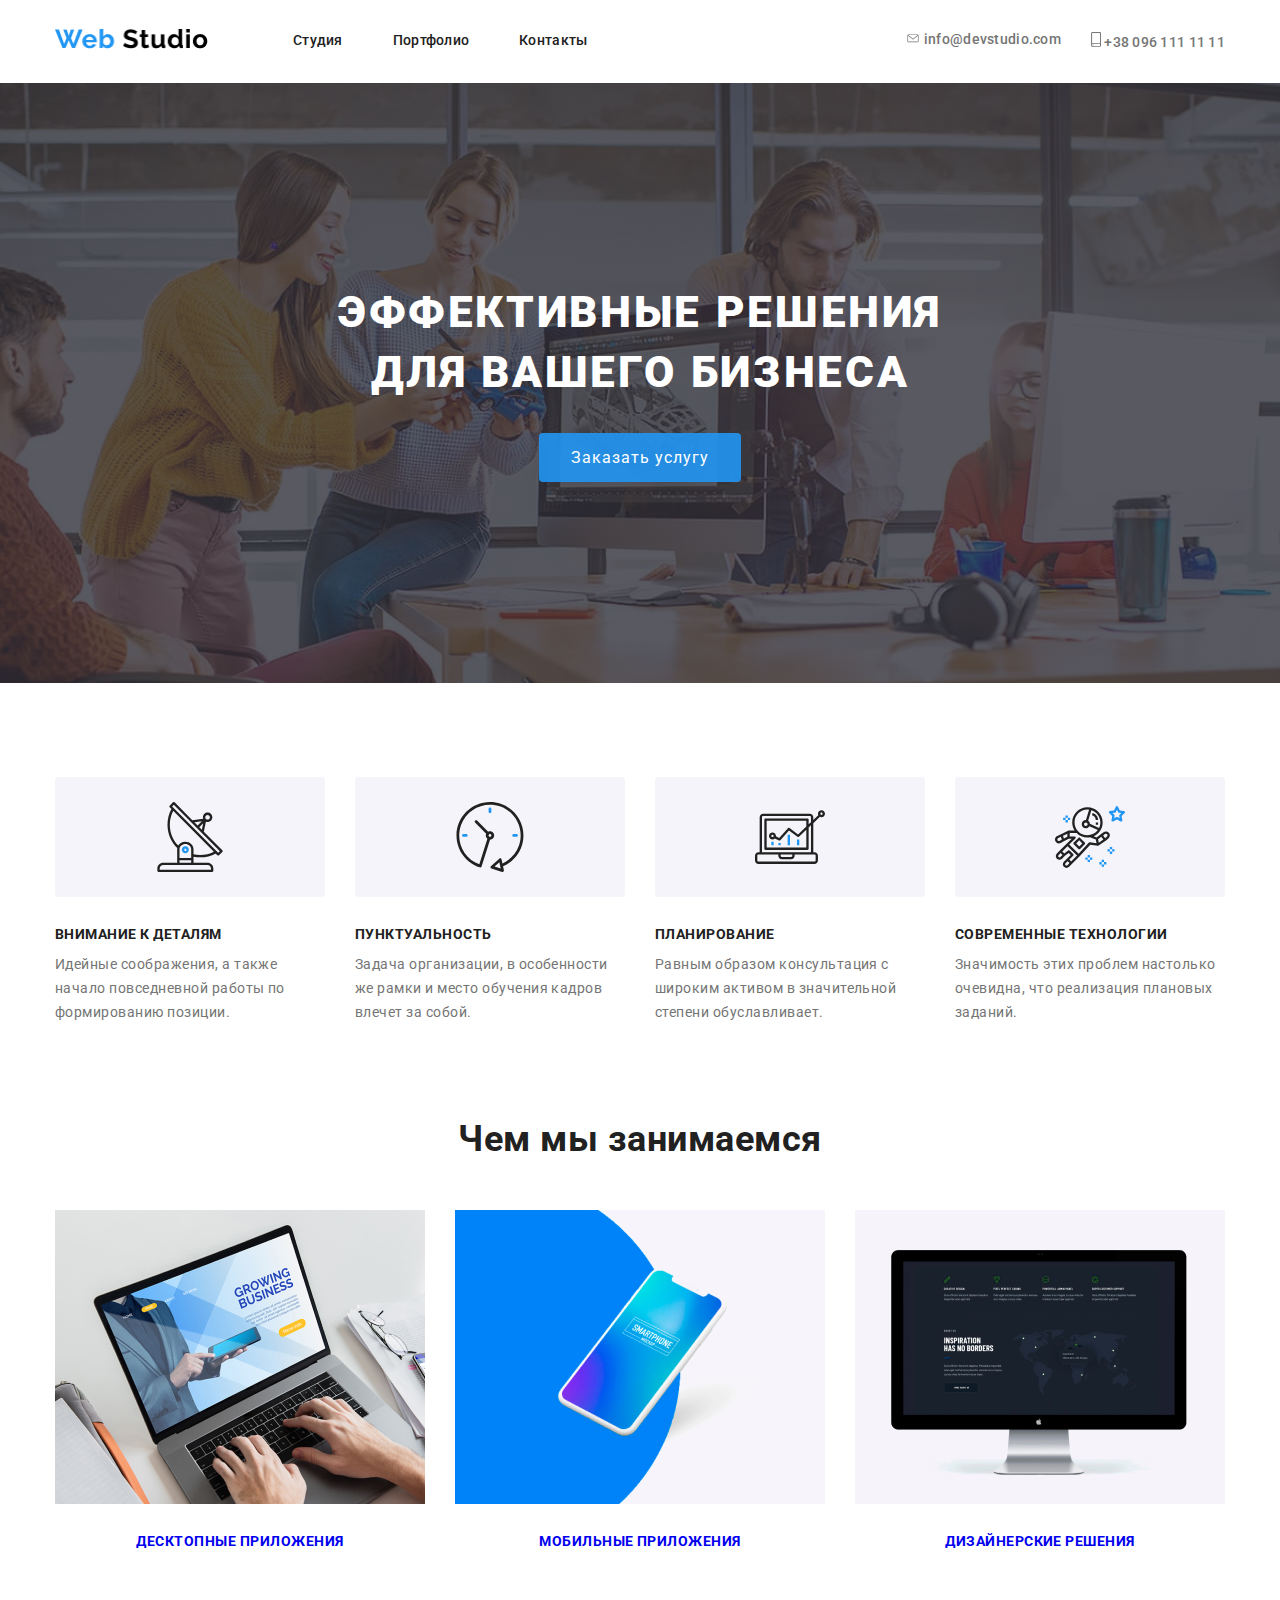
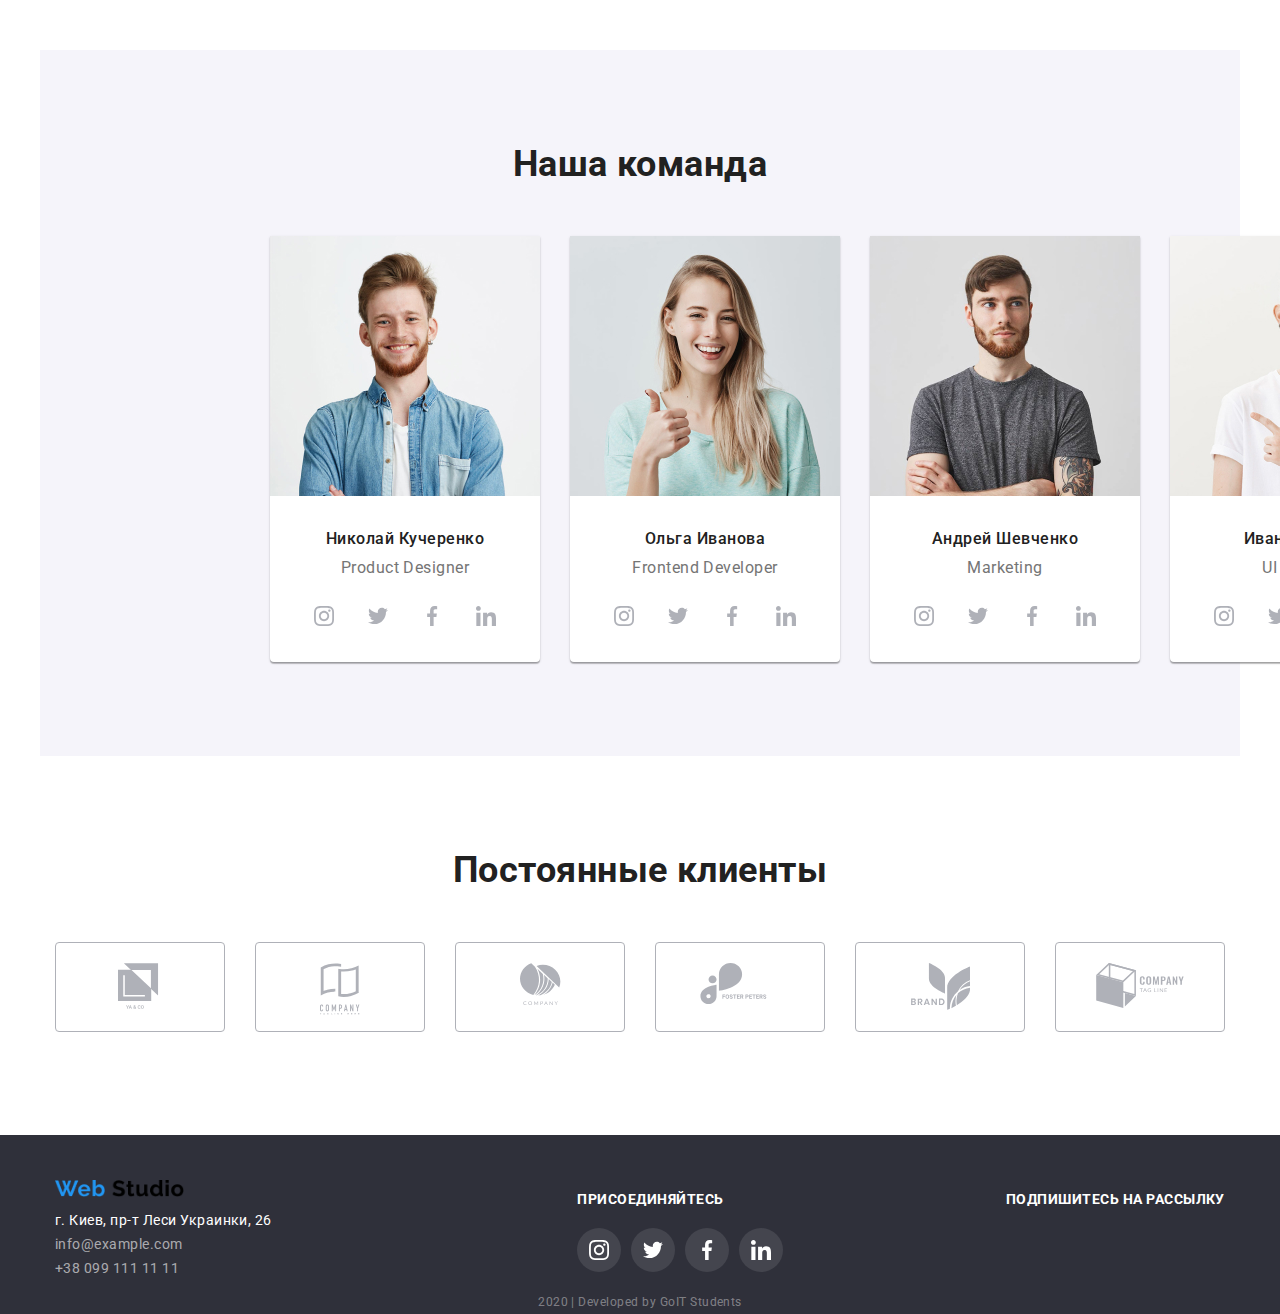
<file: index.html>
<!DOCTYPE html>
<html lang="en">
  <head>
    <meta charset="UTF-8" />
    <meta name="viewport" content="width=device-width, initial-scale=1.0" />
    <title>WebStudio</title>
    <link
      href="https://fonts.googleapis.com/css2?family=Roboto:wght@400;500;700;900&display=swap"
      rel="stylesheet"
    />

    <link
      rel="stylesheet"
      href="https://cdnjs.cloudflare.com/ajax/libs/modern-normalize/0.6.0/modern-normalize.min.css"
    />
    <link rel="stylesheet" href="./css/styles.css" />
  </head>

  <body>
    <!--top line-->
    <header class="header-container">
      <nav class="conteiner nav-main">
        <a href="./index.html">
          <img src="./img/WebStudio.png" alt="WebStudio" width="153" />
        </a>

        <!--Навигация-->
        <ul class="text-nav">
          <li class="item"><a href="./index.html" class="link">Студия</a></li>
          <li class="item">
            <a href="./portfolio.html" class="link">Портфолио</a>
          </li>
          <li class="item"><a href="/контакты" class="link">Контакты</a></li>
        </ul>

        <ul class="text-contacts">
          <li class="item">
            <a href="mailto:info@devstudio.com" class="link">
              <svg class="icon-envelope" width="16" height="11.2">
                <use href="./img/sprite.svg#icon-envelope"></use>
              </svg>
              info@devstudio.com</a
            >
          </li>
          <li class="item">
            <a href="tel:+380961111111" class="link">
              <svg class="icon-phone" width="10" height="14.94">
                <use href="./img/sprite.svg#icon-phone"></use>
              </svg>
              +38 096 111 11 11</a
            >
          </li>
        </ul>
      </nav>
    </header>

    <!--эффективные решения для вашего бизнеса-->
    <header class="main">
      <div class="hero">
        <h1 class="main-header">эффективные решения для вашего бизнеса</h1>

        <a href="" class="button primary header">Заказать услугу </a>
      </div>
    </header>

    <!--Main conteiner-->
    <main>
      <!--Внимание к деталям-->
      <h2 class="invisible">Наши преимущества</h2>
      <div class="conteiner">
        <ul class="features">
          <li class="list">
            <div class="item">
              <svg class="antenna1" width="70px" height="70px">
                <use href="./img/sprite.svg#icon-antenna1"></use>
              </svg>
            </div>
            <h3 class="little-title">Внимание к деталям</h3>
            <p class="discript">
              Идейные соображения, а также начало повседневной работы по
              формированию позиции.
            </p>
          </li>
          <li class="list">
            <div class="item">
              <svg class="" width="70px" height="70px">
                <use href="./img/sprite.svg#icon-clock1"></use>
              </svg>
            </div>
            <h3 class="little-title">Пунктуальность</h3>
            <p class="discript">
              Задача организации, в особенности же рамки и место обучения кадров
              влечет за собой.
            </p>
          </li>

          <li class="list">
            <div class="item">
              <svg class="" width="70px" height="70px">
                <use href="./img/sprite.svg#icon-diagram1"></use>
              </svg>
            </div>
            <h3 class="little-title">Планирование</h3>
            <p class="discript">
              Равным образом консультация с широким активом в значительной
              степени обуславливает.
            </p>
          </li>

          <li class="list">
            <div class="item">
              <svg class="" width="70px" height="70px">
                <use href="./img/sprite.svg#icon-astronaut1"></use>
              </svg>
            </div>

            <h3 class="little-title">Современные технологии</h3>
            <p class="discript">
              Значимость этих проблем настолько очевидна, что реализация
              плановых заданий.
            </p>
          </li>
        </ul>
      </div>

      <!--Чем мы занимаемся-->

      <section>
        <div class="conteiner task">
          <h2 class="task">Чем мы занимаемся</h2>
          <div class="our-task">
            <ul class="task-main">
              <li class="item">
                <img src="./img/img5.jpg" alt="" width="370" />
                <a class="line" href="Десктопныеприложения"
                  >Десктопные приложения</a
                >
              </li>
              <li class="item">
                <img
                  src="./img/box.jpg"
                  alt="Мобильные приложения"
                  width="370"
                />
                <a class="line" href="Мобильныеприложения"
                  >Мобильные приложения</a
                >
              </li>
              <li class="item">
                <img
                  src="./img/img4.jpg"
                  alt="Дизайнерские решения"
                  width="370"
                />
                <a class="line" href="Дизайнерскиерешения"
                  >Дизайнерские решения</a
                >
              </li>
            </ul>
          </div>
        </div>
      </section>

      <!--Наша команда-->

      <section>
        <div class="conteiner team">
          <h2 class="task">Наша команда</h2>
          <div class="our-team">
            <div class="card">
              <ul>
                <li>
                  <img src="./img/photo1.jpg" alt="photo1" width="270" />
                  <h3 class="name">Николай Кучеренко</h3>
                  <p class="position">Product Designer</p>
                </li>
              </ul>

              <!--Contacts JS-->

              <ul class="team-contact">
                <li class="item">
                  <a class="social-link" href="/instagram">
                    <svg class="icon-instagram">
                      <use href="./img/sprite.svg#icon-instagram"></use>
                    </svg>
                  </a>
                </li>
                <li class="item">
                  <a class="social-link" href="/twitter">
                    <svg class="icon-twitter">
                      <use href="./img/sprite.svg#icon-twitter"></use>
                    </svg>
                  </a>
                </li>
                <li class="item">
                  <a class="social-link" href="/facebook">
                    <svg class="icon-facebook">
                      <use href="./img/sprite.svg#icon-facebook"></use>
                    </svg>
                  </a>
                </li>
                <li class="item">
                  <a class="social-link" href="/linkedin">
                    <svg class="icon-linkedin">
                      <use href="./img/sprite.svg#icon-linkedin"></use>
                    </svg>
                  </a>
                </li>
              </ul>
            </div>
            <div class="card">
              <ul>
                <li>
                  <img src="./img/photo2.jpg" alt="photo2" width="270" />
                  <h3 class="name">Ольга Иванова</h3>
                  <p class="position">Frontend Developer</p>
                </li>
              </ul>

              <!--Contacts MS-->

              <ul class="team-contact">
                <li class="item">
                  <a class="social-link" href="/instagram">
                    <svg class="icon-instagram">
                      <use href="./img/sprite.svg#icon-instagram"></use>
                    </svg>
                  </a>
                </li>
                <li class="item">
                  <a class="social-link" href="/twitter">
                    <svg class="icon-twitter">
                      <use href="./img/sprite.svg#icon-twitter"></use>
                    </svg>
                  </a>
                </li>
                <li class="item">
                  <a class="social-link" href="/facebook">
                    <svg class="icon-facebook">
                      <use href="./img/sprite.svg#icon-facebook"></use>
                    </svg>
                  </a>
                </li>
                <li class="item">
                  <a class="social-link" href="/linkedin">
                    <svg class="icon-linkedin">
                      <use href="./img/sprite.svg#icon-linkedin"></use>
                    </svg>
                  </a>
                </li>
              </ul>
            </div>
            <div class="card">
              <ul>
                <li>
                  <img src="./img/photo3.jpg" alt="photo3" width="270" />
                  <h3 class="name">Андрей Шевченко</h3>
                  <p class="position">Marketing</p>
                </li>
              </ul>

              <!--Contacts RJ-->

              <ul class="team-contact">
                <li class="item">
                  <a class="social-link" href="/instagram"
                    ><svg class="icon-instagram">
                      <use href="./img/sprite.svg#icon-instagram"></use>
                    </svg>
                  </a>
                </li>
                <li class="item">
                  <a class="social-link" href="/twitter">
                    <svg class="icon-twitter">
                      <use href="./img/sprite.svg#icon-twitter"></use>
                    </svg>
                  </a>
                </li>
                <li class="item">
                  <a class="social-link" href="/facebook">
                    <svg class="icon-facebook">
                      <use href="./img/sprite.svg#icon-facebook"></use>
                    </svg>
                  </a>
                </li>
                <li class="item">
                  <a class="social-link" href="/linkedin">
                    <svg class="icon-linkedin">
                      <use href="./img/sprite.svg#icon-linkedin"></use>
                    </svg>
                  </a>
                </li>
              </ul>
            </div>
            <div class="card">
              <ul>
                <li>
                  <img src="./img/photo4.jpg" alt="photo4" width="270" />
                  <h3 class="name">Иван Николаев</h3>
                  <p class="position">UI Designer</p>
                </li>
              </ul>

              <!--Contacts MD-->

              <ul class="team-contact">
                <li class="item">
                  <a class="social-link" href="/instagram"
                    ><svg class="icon-instagram">
                      <use href="./img/sprite.svg#icon-instagram"></use>
                    </svg>
                  </a>
                </li>
                <li class="item">
                  <a class="social-link" href="/twitter">
                    <svg class="icon-twitter">
                      <use href="./img/sprite.svg#icon-twitter"></use>
                    </svg>
                  </a>
                </li>
                <li class="item">
                  <a class="social-link" href="/facebook">
                    <svg class="icon-facebook">
                      <use href="./img/sprite.svg#icon-facebook"></use>
                    </svg>
                  </a>
                </li>
                <li class="item">
                  <a class="social-link" href="/linkedin">
                    <svg class="icon-linkedin">
                      <use href="./img/sprite.svg#icon-linkedin"></use>
                    </svg>
                  </a>
                </li>
              </ul>
            </div>
          </div>
        </div>
      </section>

      <!--Постоянные клиенты-->

      <section>
        <div class="conteiner task">
          <h2 class="task">Постоянные клиенты</h2>
          <ul class="clients">
            <li class="item">
              <a class="client-link" href="/">
                <svg class="logo1" width="44.27" height="49.23">
                  <use href="./img/sprite.svg#icon-logo1"></use>
                </svg>
              </a>
            </li>
            <li class="item">
              <a href="/">
                <svg class="logo2" width="40" height="52">
                  <use href="./img/sprite.svg#icon-logo2"></use>
                </svg>
              </a>
            </li>
            <li class="item">
              <a href="/">
                <svg class="logo3" width="41" height="42.6">
                  <use href="./img/sprite.svg#icon-logo3"></use>
                </svg>
              </a>
            </li>
            <li class="item">
              <a href="/">
                <svg class="logo4" width="79.66" height="42.02">
                  <use href="./img/sprite.svg#icon-logo4"></use>
                </svg>
              </a>
            </li>
            <li class="item">
              <a href="/">
                <svg class="logo5" width="59" height="47">
                  <use href="./img/sprite.svg#icon-logo5"></use>
                </svg>
              </a>
            </li>
            <li class="item">
              <a href="/">
                <svg class="logo6" width="88.48" height="45.44">
                  <use href="./img/sprite.svg#icon-logo6"></use>
                </svg>
              </a>
            </li>
          </ul>
        </div>
      </section>
    </main>

    <!--Footer container-->

    <footer class="finish">
      <div class="conteiner finish">
        <div class="main-adress">
          <div>
            <img
              class="footer-logo"
              src="./img/WebStudio.png"
              alt="WebStudio"
              width="129"
            />

            <div class="adress-block">
              <address class="adress-title">
                г. Киев, пр-т Леси Украинки, 26
              </address>
              <address class="contacts">
                <a href="mailto:info@example.com">info@example.com</a><br />
                <a href="tel:+380991111111">+38 099 111 11 11</a>
              </address>
            </div>
          </div>

          <div class="footer-list">
            <p class="paragraph">присоединяйтесь</p>
            <ul class="footer-contact">
              <li class="item">
                <a class="footer-icon" href="/instagram">
                  <svg class="icon-instagram">
                    <use href="./img/sprite.svg#icon-instagram"></use>
                  </svg>
                </a>
              </li>
              <li class="item">
                <a class="footer-icon" href="/twitter">
                  <svg class="icon-twitter">
                    <use href="./img/sprite.svg#icon-twitter"></use>
                  </svg>
                </a>
              </li>
              <li class="item">
                <a class="footer-icon" href="/facebook">
                  <svg class="icon-facebook">
                    <use href="./img/sprite.svg#icon-facebook"></use>
                  </svg>
                </a>
              </li>
              <li class="item">
                <a class="footer-icon" href="/linkedin">
                  <svg class="icon-linkedin">
                    <use href="./img/sprite.svg#icon-linkedin"></use>
                  </svg>
                </a>
              </li>
            </ul>
          </div>
          <div class="lets-go">
            <p class="paragraph">Подпишитесь на рассылку</p>
          </div>
        </div>
        <div class="go-it">
          <p class="">2020 | Developed by GoIT Students</p>
        </div>
      </div>
    </footer>
  </body>
</html>
</file>
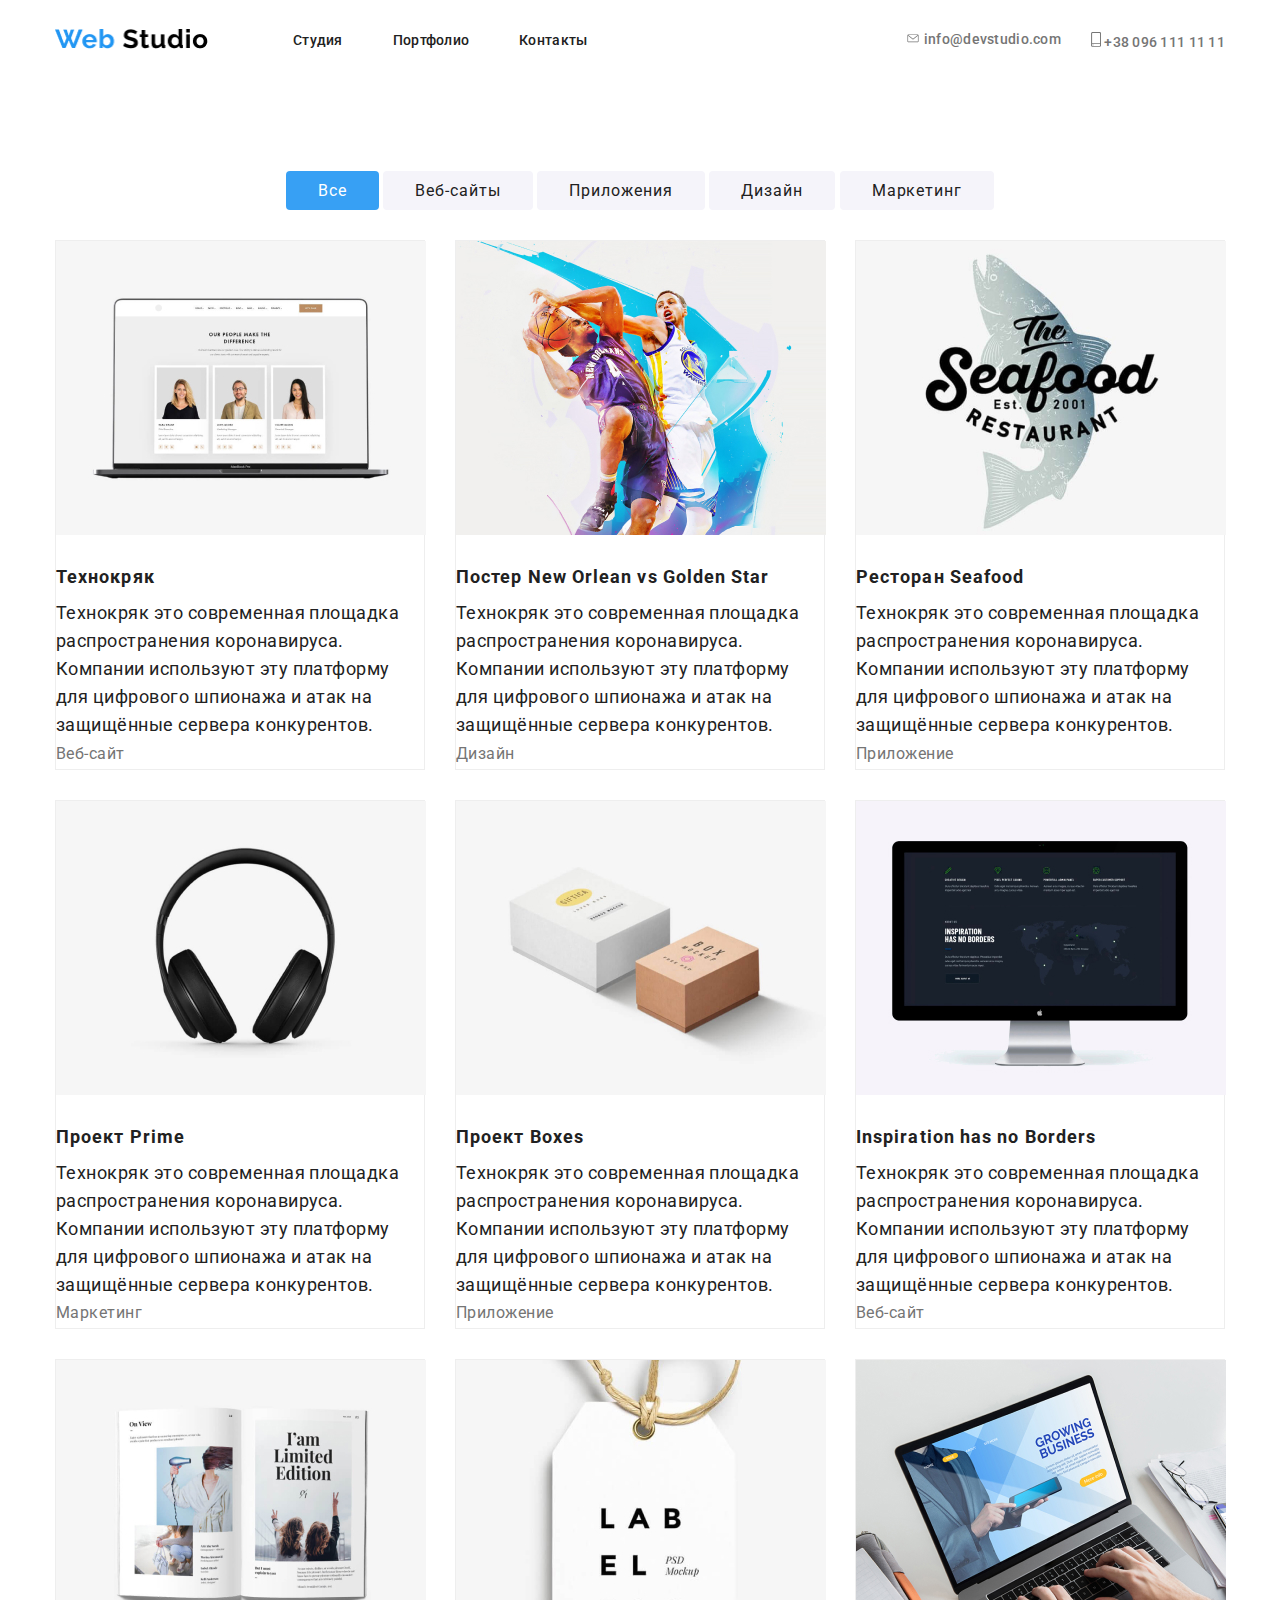
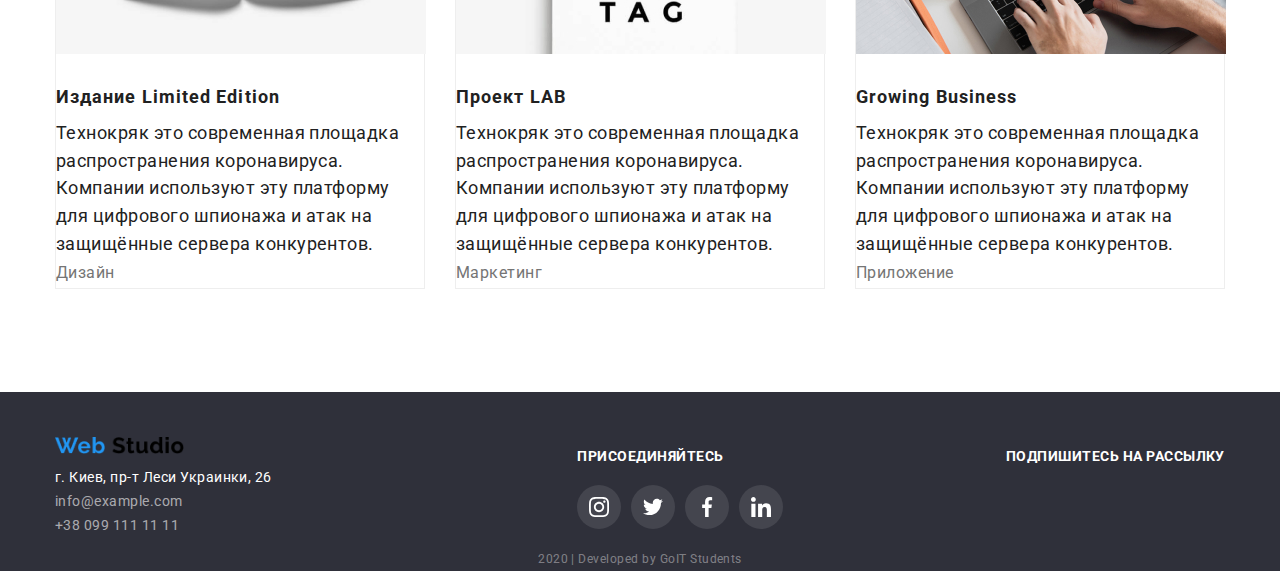
<file: portfolio.html>
<!DOCTYPE html>
<html lang="en">
  <head>
    <meta charset="UTF-8" />
    <meta name="viewport" content="width=device-width, initial-scale=1.0" />
    <title>Portfolio</title>
    <link
      href="https://fonts.googleapis.com/css2?family=Roboto:wght@400;500;700;900&display=swap"
      rel="stylesheet"
    />

    <link
      rel="stylesheet"
      href="https://cdnjs.cloudflare.com/ajax/libs/modern-normalize/0.6.0/modern-normalize.min.css"
    />
    <link rel="stylesheet" href="./css/styles.css" />
  </head>

  <body>
    <!--top line-->

    <header class="header-container">
      <nav class="conteiner nav-main">
        <a href="./index.html">
          <img src="./img/WebStudio.png" alt="WebStudio" width="153" />
        </a>

        <!--Навигация-->

        <ul class="text-nav">
          <li class="item"><a href="./index.html" class="link">Студия</a></li>
          <li class="item"><a href="/портфолио" class="link">Портфолио</a></li>
          <li class="item"><a href="/контакты" class="link">Контакты</a></li>
        </ul>
        <ul class="text-contacts">
          <li class="item">
            <a href="mailto:info@devstudio.com" class="link">
              <svg class="icon-envelope" width="16" height="11.2">
                <use href="./img/sprite.svg#icon-envelope"></use>
              </svg>
              info@devstudio.com</a
            >
          </li>
          <li class="item">
            <a href="tel:+380961111111" class="link">
              <svg class="icon-phone" width="10" height="14.94">
                <use href="./img/sprite.svg#icon-phone"></use>
              </svg>
              +38 096 111 11 11</a
            >
          </li>
        </ul>
      </nav>
    </header>

    <!--Основное меню-->
    <main>
      <h1 class="invisible">Навигация</h1>
      <div class="conteiner item">
        <div class="main-button">
          <a href="" class="button primary">Все</a>
          <a href="" class="button secondary"> Веб-сайты</a>
          <a href="" class="button secondary">Приложения</a>
          <a href="" class="button secondary">Дизайн</a>
          <a href="" class="button secondary">Маркетинг</a>
        </div>

        <!--Наши проэкты-->

        <section>
          <h2 class="invisible">Наши проэкты</h2>
          <div>
            <ul class="portfolio">
              <li class="item">
                <a href="">
                  <img class="picture" src="./img/img1.jpg" alt="picture1" />
                  <h3 class="projects">Технокряк</h3>
                  <p class="about">
                    Технокряк это современная площадка распространения
                    коронавируса. Компании используют эту платформу для
                    цифрового шпионажа и атак на защищённые сервера конкурентов.
                  </p>
                  <p class="view">Веб-сайт</p>
                </a>
              </li>

              <li class="item">
                <a href="">
                  <img src="./img/img2.jpg" alt="picture2" width="370" />
                  <h3 class="projects">Постер New Orlean vs Golden Star</h3>
                  <p class="about">
                    Технокряк это современная площадка распространения
                    коронавируса. Компании используют эту платформу для
                    цифрового шпионажа и атак на защищённые сервера конкурентов.
                  </p>
                  <p class="view">Дизайн</p>
                </a>
              </li>

              <li class="item">
                <a href="">
                  <img src="./img/img3.jpg" alt="picture3" />
                  <h3 class="projects">Ресторан Seafood</h3>
                  <p class="about">
                    Технокряк это современная площадка распространения
                    коронавируса. Компании используют эту платформу для
                    цифрового шпионажа и атак на защищённые сервера конкурентов.
                  </p>
                  <p class="view">Приложение</p>
                </a>
              </li>

              <li class="item">
                <a href="">
                  <img src="./img/img4(2).jpg" alt="picture4" />
                  <h3 class="projects">Проект Prime</h3>
                  <p class="about">
                    Технокряк это современная площадка распространения
                    коронавируса. Компании используют эту платформу для
                    цифрового шпионажа и атак на защищённые сервера конкурентов.
                  </p>
                  <p class="view">Маркетинг</p>
                </a>
              </li>

              <li class="item">
                <a href="">
                  <img src="./img/img5(2).jpg" alt="picture5" />
                  <h3 class="projects">Проект Boxes</h3>
                  <p class="about">
                    Технокряк это современная площадка распространения
                    коронавируса. Компании используют эту платформу для
                    цифрового шпионажа и атак на защищённые сервера конкурентов.
                  </p>
                  <p class="view">Приложение</p>
                </a>
              </li>

              <li class="item">
                <a href="">
                  <img src="./img/img4.jpg" alt="picture6" />
                  <h3 class="projects">Inspiration has no Borders</h3>
                  <p class="about">
                    Технокряк это современная площадка распространения
                    коронавируса. Компании используют эту платформу для
                    цифрового шпионажа и атак на защищённые сервера конкурентов.
                  </p>
                  <p class="view">Веб-сайт</p>
                </a>
              </li>

              <li class="item">
                <a href="">
                  <img src="./img/img7.jpg" alt="picture7" />
                  <h3 class="projects">Издание Limited Edition</h3>
                  <p class="about">
                    Технокряк это современная площадка распространения
                    коронавируса. Компании используют эту платформу для
                    цифрового шпионажа и атак на защищённые сервера конкурентов.
                  </p>
                  <p class="view">Дизайн</p>
                </a>
              </li>

              <li class="item">
                <a href="">
                  <img src="./img/img8.jpg" alt="picture8" />
                  <h3 class="projects">Проект LAB</h3>
                  <p class="about">
                    Технокряк это современная площадка распространения
                    коронавируса. Компании используют эту платформу для
                    цифрового шпионажа и атак на защищённые сервера конкурентов.
                  </p>
                  <p class="view">Маркетинг</p>
                </a>
              </li>

              <li class="item">
                <a href="">
                  <img src="./img/img5.jpg" alt="picture5" />
                  <h3 class="projects">Growing Business</h3>
                  <p class="about">
                    Технокряк это современная площадка распространения
                    коронавируса. Компании используют эту платформу для
                    цифрового шпионажа и атак на защищённые сервера конкурентов.
                  </p>
                  <p class="view">Приложение</p>
                </a>
              </li>
            </ul>
          </div>
        </section>
      </div>
    </main>

    <!--Как с нами связаться-->

    <footer class="finish">
      <div class="conteiner finish">
        <div class="main-adress">
          <div>
            <img
              class="footer-logo"
              src="./img/WebStudio.png"
              alt="WebStudio"
              width="129"
            />

            <div class="adress-block">
              <address class="adress-title">
                г. Киев, пр-т Леси Украинки, 26
              </address>
              <address class="contacts">
                <a href="mailto:info@example.com">info@example.com</a><br />
                <a href="tel:+380991111111">+38 099 111 11 11</a>
              </address>
            </div>
          </div>

          <div class="footer-list">
            <p class="paragraph">присоединяйтесь</p>
            <ul class="footer-contact">
              <li class="item">
                <a class="footer-icon" href="/instagram">
                  <svg class="icon-instagram">
                    <use href="./img/sprite.svg#icon-instagram"></use>
                  </svg>
                </a>
              </li>
              <li class="item">
                <a class="footer-icon" href="/twitter">
                  <svg class="icon-twitter">
                    <use href="./img/sprite.svg#icon-twitter"></use>
                  </svg>
                </a>
              </li>
              <li class="item">
                <a class="footer-icon" href="/facebook">
                  <svg class="icon-facebook">
                    <use href="./img/sprite.svg#icon-facebook"></use>
                  </svg>
                </a>
              </li>
              <li class="item">
                <a class="footer-icon" href="/linkedin">
                  <svg class="icon-linkedin">
                    <use href="./img/sprite.svg#icon-linkedin"></use>
                  </svg>
                </a>
              </li>
            </ul>
          </div>
          <div class="lets-go">
            <p class="paragraph">Подпишитесь на рассылку</p>
          </div>
        </div>
        <div class="go-it">
          <p class="">2020 | Developed by GoIT Students</p>
        </div>
      </div>
    </footer>
  </body>
</html>
</file>
<file: css/styles.css>
:root {
  --primary-text-color: #212121;
  --paragraph-color: #757575;
  --link-color: #2196f3;
  --background-color: rgba(33, 150, 243, 0.9);
  --button-color: #ffffff;
  --background-sheet-color: #ffffff;
  --footer-color: #2f303a;
  --footer-contacts-color: rgba(255, 255, 255, 0.6);
  --footer-adress-color: #ffffff;
  --goit-color: rgba(255, 255, 255, 0.4);
  --background-team-color: #f5f4fa;
}

html {
  box-sizing: border-box;
}

*,
*::before,
*::after {
  box-sizing: inherit;
}

body {
  margin: 0;
  background-color: var(--background-sheet-color);
  color: var(--paragraph-color);
  font-family: Roboto, sans-serif;
  letter-spacing: 0.03em;
}

/* Навигация по странице  */

.conteiner {
  outline: var(--primary-text-color);

  margin-left: auto;
  margin-right: auto;
  margin-top: 94px;
  width: 1200px;
  padding-left: 15px;
  padding-right: 15px;
}

.header-container {
  background-color: var(--background-sheet-color);
}

/* Main-nav */

.nav-main {
  margin-top: 0px;
  display: flex;
  align-items: center;
}

.text-nav .link {
  display: block;
  padding-top: 32px;
  padding-bottom: 32px;

  color: var(--primary-text-color);
  font-weight: 500;
  font-size: 14px;
  line-height: 1.14;
  letter-spacing: 0.02em;
}

.text-nav {
  display: flex;
  margin-left: 85px;
}

.text-nav .item + .item {
  margin-left: 50px;
}

/* Контакты в шапке */

.text-contacts .link {
  display: block;
  padding-top: 32px;
  padding-bottom: 32px;

  color: var(--paragraph-color);
  font-weight: 500;
  font-size: 14px;
  line-height: 1.14;
  letter-spacing: 0.02em;
}

.text-contacts {
  display: flex;
  margin-left: auto;
}

.text-contacts .item + .item {
  margin-left: 30px;
}

.link:hover,
.link:focus {
  color: var(--link-color);
}

.icon-envelope,
.icon-phone {
  fill: currentColor;
}

.icon-envelope:hover,
.icon-phone:hover {
  fill: currentColor;
}

/* Основные стили страницы */

a {
  text-decoration: none;
}

ul {
  list-style: none;
  padding: 0;
  margin: 0;
}

h1,
h2,
h3,
h4,
p {
  margin-top: 0;
  margin-bottom: 0;
}

/* Невидимые элементы */

.invisible {
  display: none;
}

/* Кнопки страницы */

.button {
  font-family: inherit;
  font-size: 16px;
  line-height: 1.87;
  text-align: center;
  letter-spacing: 0.06em;
  border-radius: 4px;
  padding: 10px 32px;
}

.main-button {
  text-align: center;
}

/* Активные кнопки */

.button.primary {
  background-color: var(--background-color);
  color: var(--button-color);
}

.button.secondary {
  background-color: var(--background-team-color);
  color: var(--primary-text-color);
}

.button.primary.header {
  display: inline-block;
  margin-top: 30px;
}

/* Заголовки */

.main {
  max-width: 1600px;
  height: 600px;
  margin-left: auto;
  margin-right: auto;

  background-image: linear-gradient(
      to right,
      rgba(47, 48, 58, 0.8),
      rgba(47, 48, 58, 0.8)
    ),
    url(../img/headerimg.jpg);

  background-repeat: no-repeat;
  background-size: cover;
  background-position: center;

  background-color: black;
}

.hero {
  text-align: center;
  padding-top: 200px;
}

.main-header {
  width: 696px;

  margin-left: auto;
  margin-right: auto;

  font-weight: 900;
  font-size: 44px;
  line-height: 1.36;

  letter-spacing: 0.06em;
  text-transform: uppercase;
  color: var(--background-sheet-color);
}

.conteiner.item {
  margin-top: 93px;
  padding-left: 0px;
  padding-right: 0px;
}

.portfolio {
  display: flex;
  flex-wrap: wrap;
  width: 1170px;
  margin-left: auto;
  margin-right: auto;
}

.portfolio .item {
  width: 370px;
  margin-top: 30px;
  background: #ffffff;
  border: 1px solid #eeeeee;
  box-sizing: border-box;
}

.portfolio .item:hover {
  box-shadow: 1px 4px 6px rgba(0, 0, 0, 0.16), 0px 4px 4px rgba(0, 0, 0, 0.06),
    0px 1px 1px rgba(0, 0, 0, 0.12);
}

.portfolio .item:not(:nth-child(3n)) {
  margin-right: 30px;
}

.portfolio .item:nth-child(-n + 3) {
  margin-top: 34px;
}

/* Заголовки меньшие */

/* Чем занимаемся */

.conteiner.task {
  margin-top: 94px;
}

.task {
  color: var(--primary-text-color);
  font-weight: 700;
  font-size: 36px;
  line-height: 1.16;
  text-align: center;
}

.our-task {
  margin-top: 50px;
}

.task-main {
  display: flex;
  justify-content: space-around;
}

.task-main .item + .item {
  margin-left: 30px;
}

.item .line {
  font-weight: 700;
  font-size: 14px;
  line-height: 1.14;
  text-transform: uppercase;
}

/* команда */

.conteiner.team {
  margin-top: 94px;
  padding-top: 94px;
  text-align: center;
  background-color: var(--background-team-color);
}

.our-team {
  display: flex;
  justify-content: space-around;
  margin-top: 50px;

  padding-bottom: 94px;
  padding-left: 215px;
  padding-right: 215px;
}

.our-team .card + .card {
  margin-left: 30px;
}

.card {
  background: #ffffff;

  box-shadow: 0px 2px 1px rgba(0, 0, 0, 0.2), 0px 1px 1px rgba(0, 0, 0, 0.14),
    0px 1px 3px rgba(0, 0, 0, 0.12);
  border-radius: 0px 0px 4px 4px;
}

.card .name {
  color: var(--primary-text-color);
  font-weight: 500;
  font-size: 16px;
  line-height: 1.18;
  margin-top: 30px;
}

.card .position {
  font-size: 16px;
  line-height: 1.18;
  margin-top: 10px;
}

/* Особенности */

.features {
  display: flex;
}

.features .item {
  display: block;
  padding-left: 100px;
  padding-top: 25px;

  background-color: var(--background-team-color);

  width: 270px;
  height: 120px;
  border-radius: 4px;
}

.features .list + .list {
  margin-left: 30px;
}

.little-title {
  margin-top: 30px;

  color: var(--primary-text-color);
  font-weight: 700;
  font-size: 14px;
  line-height: 1.14;
  text-transform: uppercase;
}

.features .discript {
  font-size: 14px;
  line-height: 1.71;
  margin-top: 10px;
}

/* Наши клиенты */

.clients {
  display: flex;
}

.clients .item {
  margin-top: 50px;
  width: 170px;
  height: 90px;
  padding-top: 20px;

  border: 1px solid #afb1b8;
  box-sizing: border-box;
  border-radius: 4px;
  background-size: contain;
}

.clients .item + .item {
  margin-left: 30px;
}

.clients .item:hover {
  border: 1px solid var(--link-color);
}

.logo1,
.logo2,
.logo3,
.logo4,
.logo5,
.logo6 {
  fill: #afb1b8;
}

.logo1:hover,
.logo2:hover,
.logo3:hover,
.logo4:hover,
.logo5:hover,
.logo6:hover {
  fill: var(--link-color);
}

/*Адресс и контакты */

.finish {
  background-color: var(--footer-color);
}

.conteiner.finish {
  margin-top: 103px;
}

.footer-logo {
  margin-top: 45px;
}

.main-adress {
  display: flex;
  justify-content: space-between;
}

.adress-block {
  margin-right: 69px;
  width: 231px;
  height: 81px;
}

.adress-title {
  margin-top: 8px;

  color: var(--footer-adress-color);
  font-size: 14px;
  line-height: 1.71;
  font-style: normal;
}

.contacts a {
  color: var(--footer-contacts-color);
  font-size: 14px;
  line-height: 1.71;
  font-style: normal;
}

.footer-list .paragraph,
.lets-go .paragraph {
  color: var(--footer-adress-color);
  font-weight: 700;
  font-size: 14px;
  line-height: 1.14;
  text-transform: uppercase;
}

.footer-list,
.lets-go {
  margin-top: 57px;
}

.footer-contact {
  display: flex;
  margin-top: 20px;
  justify-content: space-between;
}

.footer-contact .item + .item {
  margin-left: 10px;
}

/* Автор и год */

.go-it {
  color: var(--goit-color);
  font-size: 12px;
  line-height: 2;
  text-align: center;
}

/* Наши проэкты */

.projects {
  margin-top: 20px;

  color: var(--primary-text-color);
  font-weight: 700;
  font-size: 18px;
  line-height: 2;
  letter-spacing: 0.06em;
}

.view {
  color: var(--paragraph-color);
  font-size: 16px;
  line-height: 1.87;
}

.about {
  margin-top: 4px;

  color: var(--primary-text-color);
  font-size: 18px;
  line-height: 1.55;
}

.team-contact {
  display: flex;
  margin-top: 16px;
  padding-left: 32px;
  padding-right: 32px;
  padding-bottom: 24px;
  justify-content: space-between;
}

.team-contact .item + .item {
  margin-left: 10px;
}

.social-link {
  display: inline-flex;
  justify-content: center;
  align-items: center;
  border-radius: 50%;
  width: 44px;
  height: 44px;
  background-color: #ffffff;
}

.social-link .icon-instagram,
.social-link .icon-twitter,
.social-link .icon-facebook,
.social-link .icon-linkedin {
  color: #afb1b8;
}

.social-link:hover {
  background-color: var(--link-color);
}

.social-link .icon-instagram:hover,
.social-link .icon-twitter:hover,
.social-link .icon-facebook:hover,
.social-link .icon-linkedin:hover {
  fill: var(--footer-adress-color);
}

.icon-instagram,
.icon-twitter,
.icon-facebook,
.icon-linkedin {
  width: 20px;
  height: 20px;
  fill: #afb1b8;
}

.footer-icon {
  display: inline-flex;
  justify-content: center;
  align-items: center;
  border-radius: 50%;
  width: 44px;
  height: 44px;
  background-color: rgba(255, 255, 255, 0.1);
}

.footer-icon:hover {
  background-color: var(--link-color);
}

.footer-list .icon-instagram,
.footer-list .icon-twitter,
.footer-list .icon-facebook,
.footer-list .icon-linkedin {
  fill: #ffffff;
}
</file>
